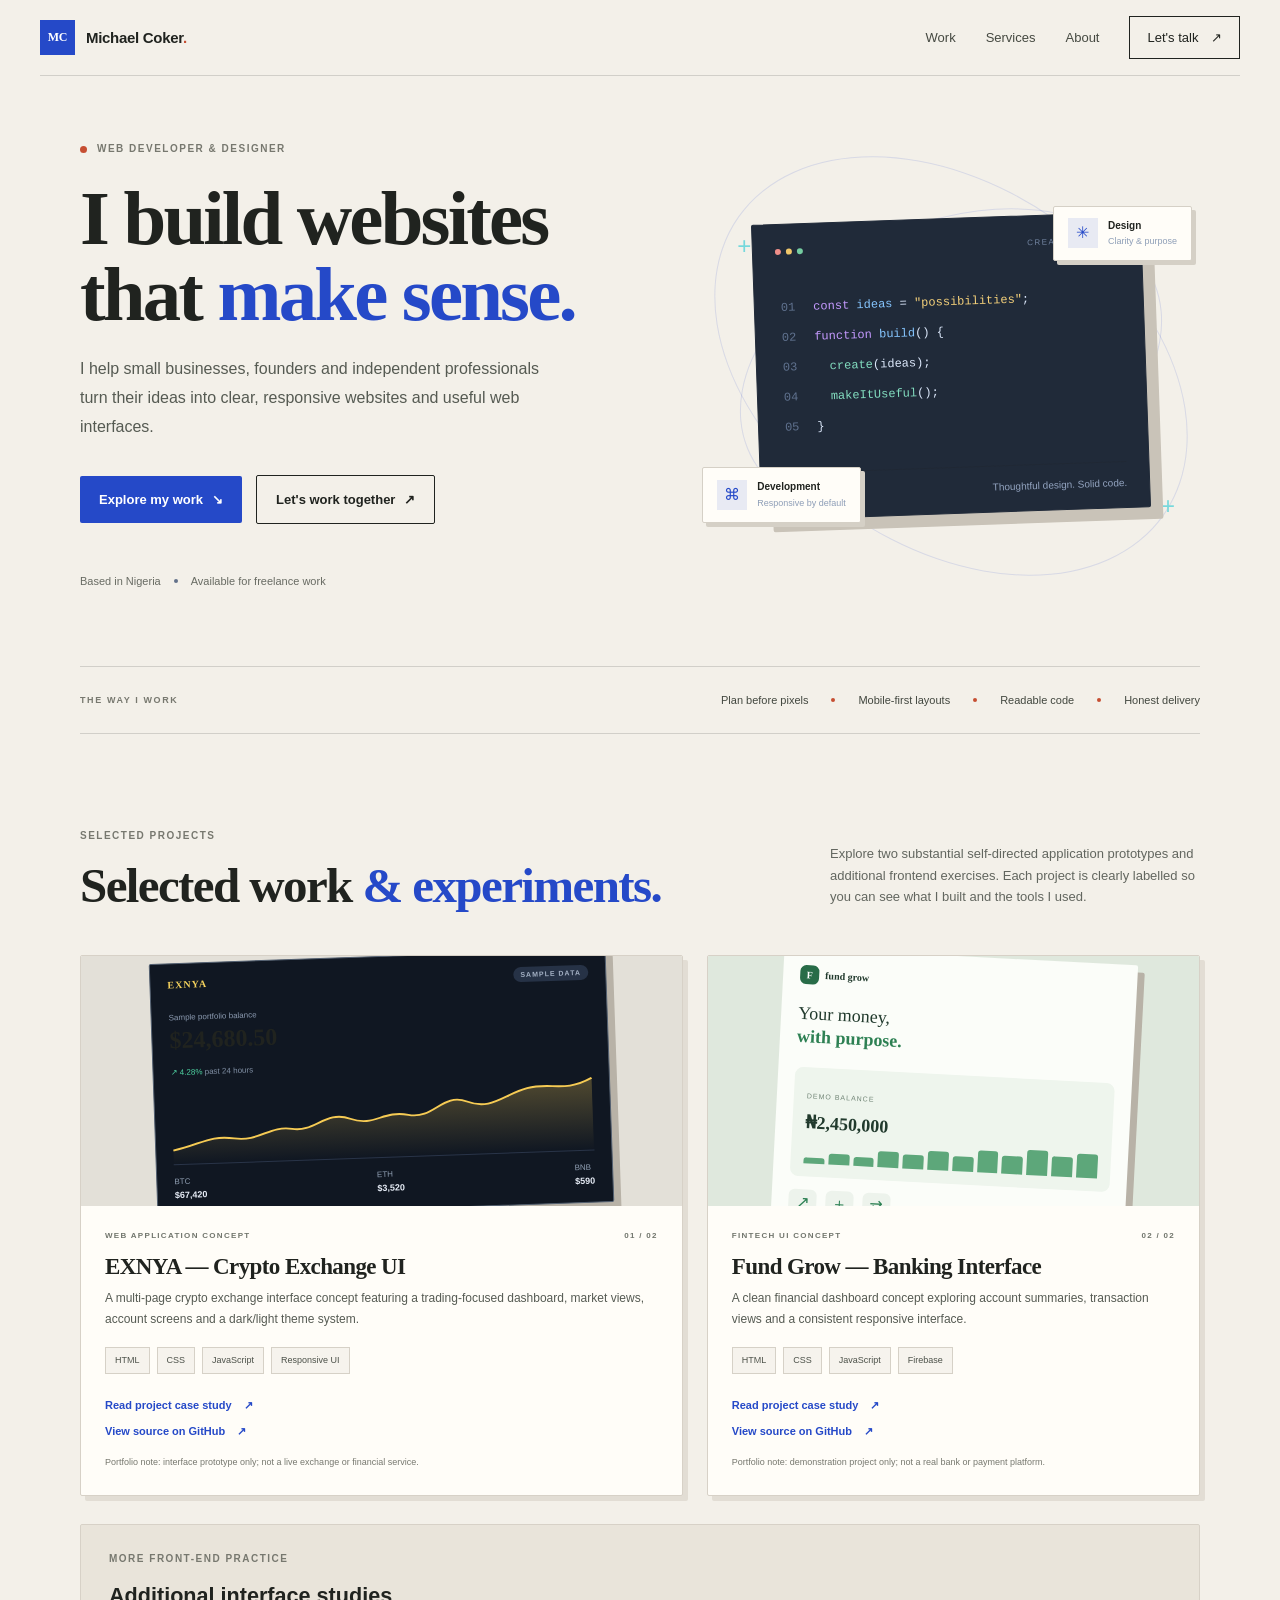
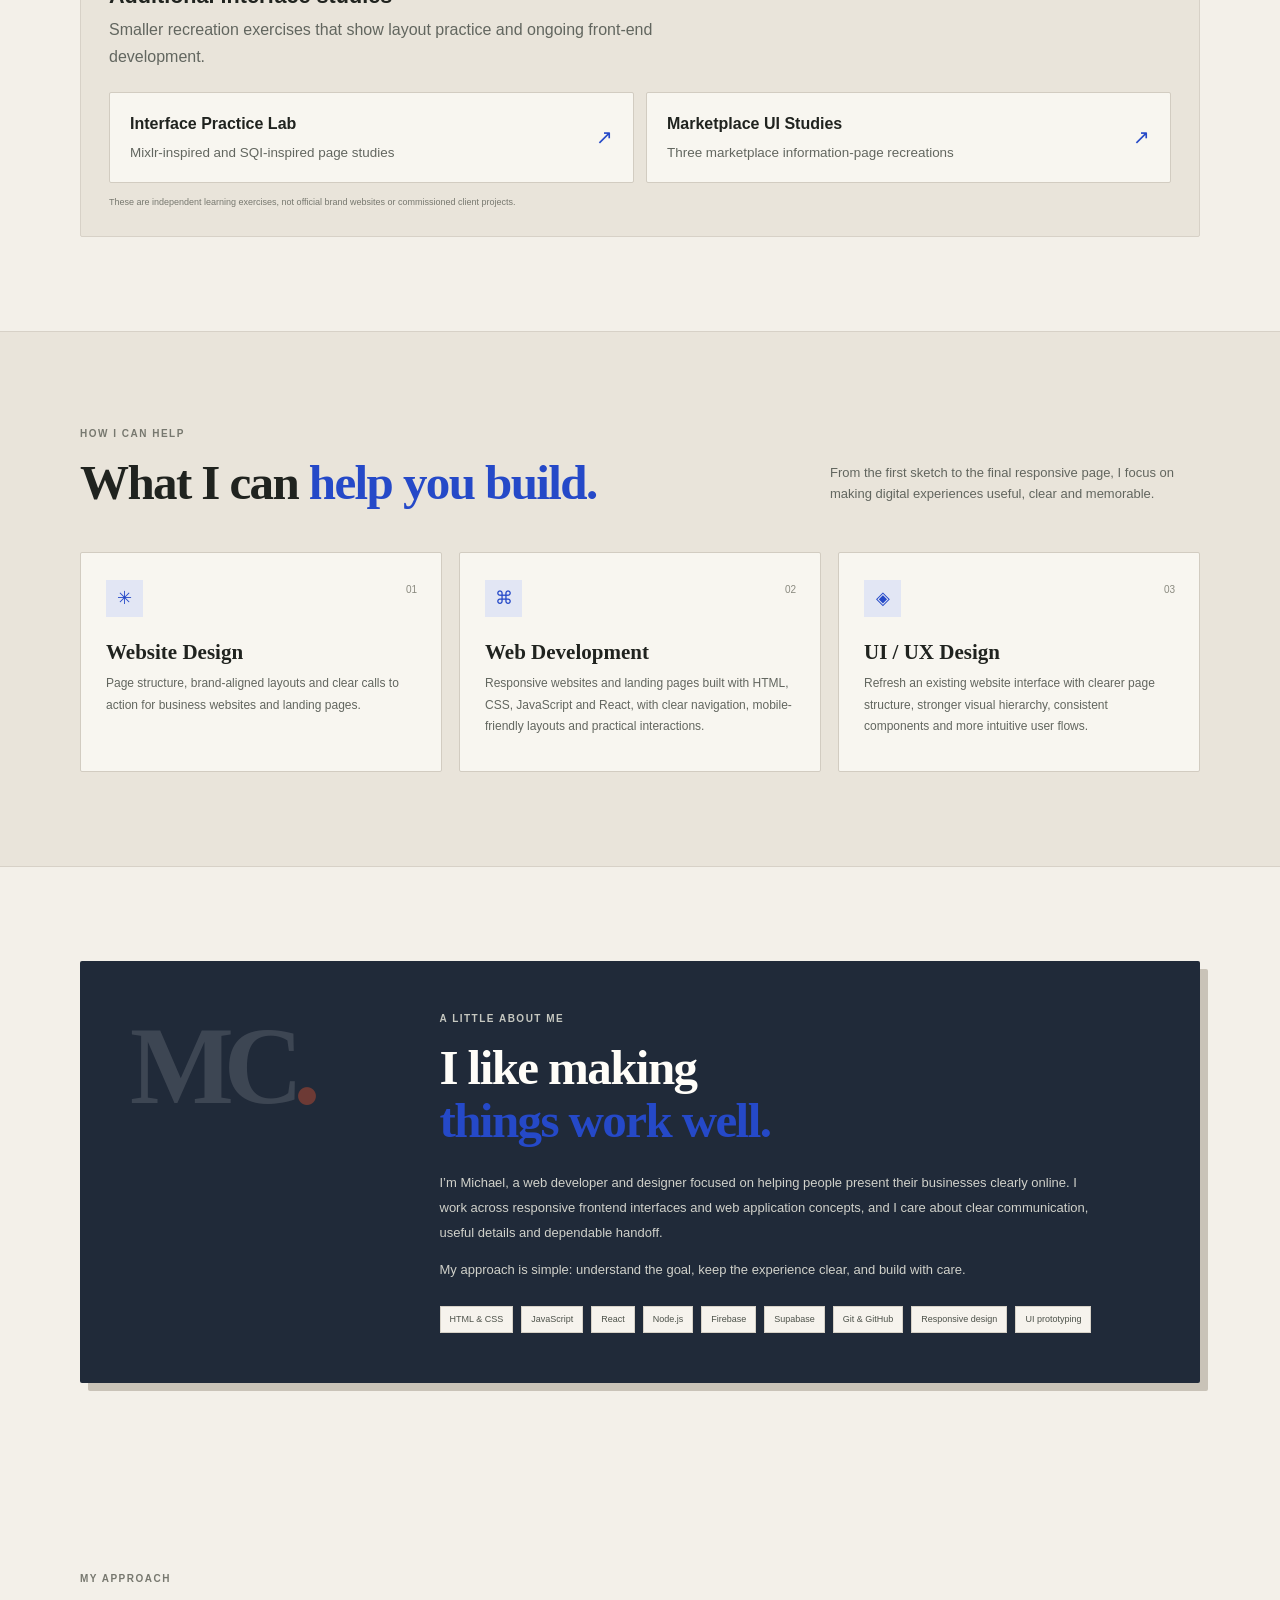
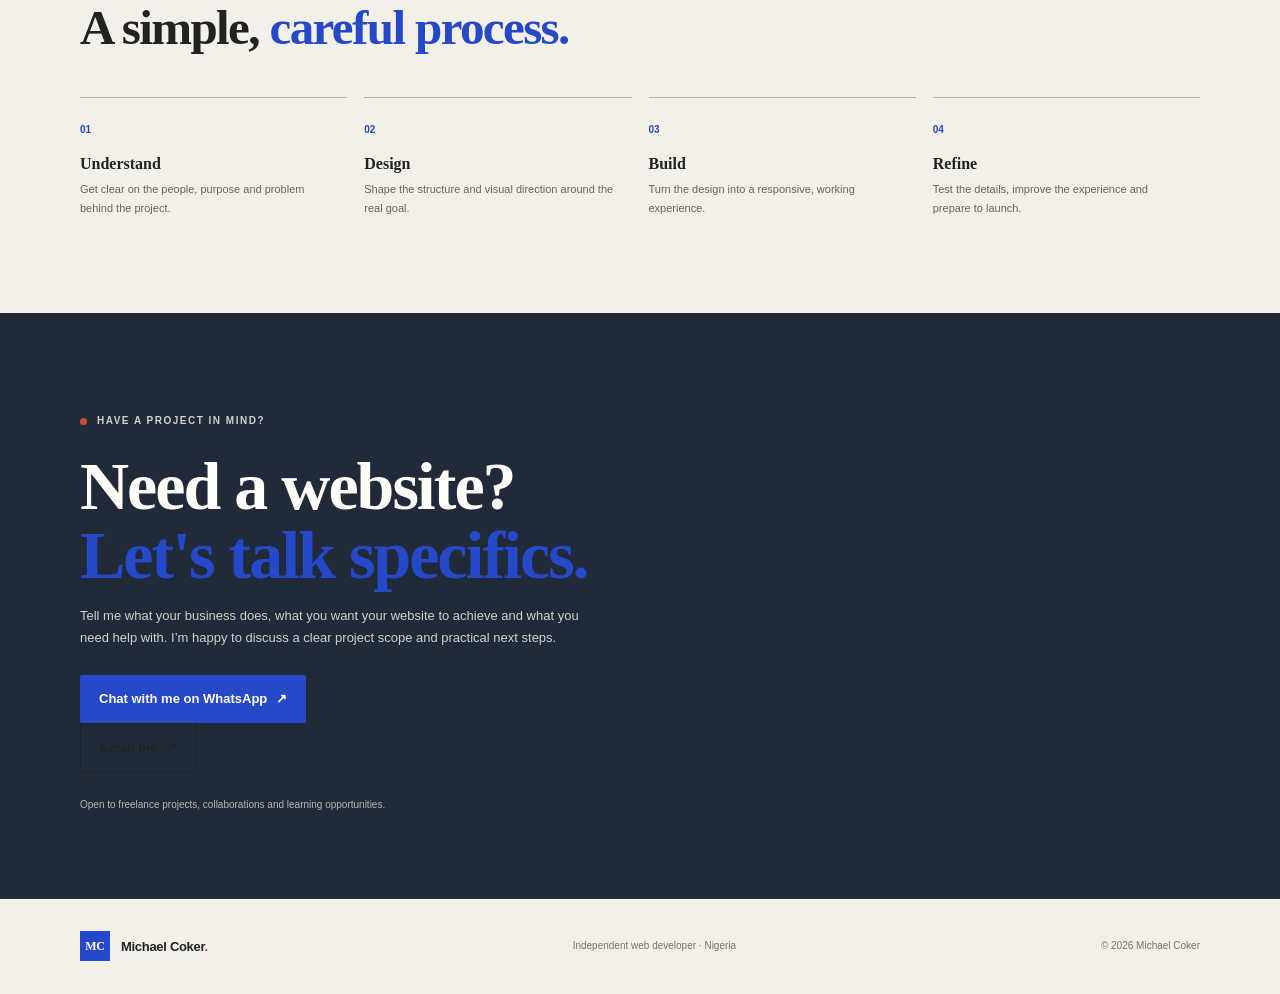
<file: index.html>
<!doctype html>
<html lang="en">
<head>
  <meta charset="utf-8">
  <meta name="viewport" content="width=device-width, initial-scale=1">
  <meta name="theme-color" content="#0b1020">
  <meta name="description" content="Michael Coker builds responsive business websites, landing pages and web application interfaces using modern frontend technologies.">
  <title>Michael Coker — Web Developer & Designer</title>
  <link rel="preconnect" href="https://fonts.googleapis.com">
  <link rel="preconnect" href="https://fonts.gstatic.com" crossorigin>
  <link href="https://fonts.googleapis.com/css2?family=DM+Sans:wght@400;500;600;700&family=Manrope:wght@400;500;600;700;800&display=swap" rel="stylesheet">
  <link rel="stylesheet" href="styles.css">
  <script defer src="script.js"></script>
</head>
<body>
  <div class="page-glow page-glow-one" aria-hidden="true"></div>
  <div class="page-glow page-glow-two" aria-hidden="true"></div>
  <header class="site-header">
    <a class="brand" href="#home" aria-label="Michael Coker home"><span class="brand-mark">MC</span><span>Michael Coker<span class="brand-dot">.</span></span></a>
    <button class="menu-toggle" type="button" aria-label="Open navigation" aria-controls="primary-navigation" aria-expanded="false"><span></span><span></span></button>
    <nav class="nav" id="primary-navigation" aria-label="Main navigation">
      <a href="#work">Work</a><a href="#services">Services</a><a href="#about">About</a><a href="#contact" class="nav-cta">Let's talk <span>↗</span></a>
    </nav>
  </header>

  <main>
    <section class="hero section-wrap" id="home">
      <div class="hero-copy reveal">
        <div class="eyebrow"><span class="status-dot"></span> WEB DEVELOPER &amp; DESIGNER</div>
        <h1>I build websites that <span class="gradient-text">make sense.</span></h1>
        <p class="hero-lead">I help small businesses, founders and independent professionals turn their ideas into clear, responsive websites and useful web interfaces.</p>
        <div class="hero-actions">
          <a class="button button-primary" href="#work">Explore my work <span>↘</span></a>
          <a class="button button-quiet" href="#contact">Let's work together <span>↗</span></a>
        </div>
        <div class="hero-meta"><span>Based in Nigeria</span><span class="meta-divider"></span><span>Available for freelance work</span></div>
      </div>
      <div class="hero-art reveal" aria-label="Abstract illustration representing digital design and development">
        <div class="orbit orbit-one"></div><div class="orbit orbit-two"></div>
        <div class="art-card art-card-main">
          <div class="art-card-top"><span class="window-dots"><i></i><i></i><i></i></span><span class="art-label">CREATIVE / CODE</span></div>
          <div class="code-art"><span class="code-muted">01</span><span class="code-purple">const</span> <span class="code-blue">ideas</span> = <span class="code-yellow">"possibilities"</span>;<br><span class="code-muted">02</span><span class="code-purple">function</span> <span class="code-blue">build</span>() {<br><span class="code-muted">03</span>&nbsp;&nbsp;<span class="code-green">create</span>(ideas);<br><span class="code-muted">04</span>&nbsp;&nbsp;<span class="code-green">makeItUseful</span>();<br><span class="code-muted">05</span>}</div>
          <div class="art-card-footer"><span class="footer-pulse"></span> Thoughtful design. Solid code.</div>
        </div>
        <div class="floating-chip chip-design"><span class="chip-icon">✳</span><span><b>Design</b><small>Clarity &amp; purpose</small></span></div>
        <div class="floating-chip chip-build"><span class="chip-icon">⌘</span><span><b>Development</b><small>Responsive by default</small></span></div>
        <div class="art-cross cross-one">+</div><div class="art-cross cross-two">+</div>
      </div>
    </section>

    <section class="trust-strip section-wrap reveal"><span>THE WAY I WORK</span><div><b>Plan before pixels</b><i></i><b>Mobile-first layouts</b><i></i><b>Readable code</b><i></i><b>Honest delivery</b></div></section>

    <section class="section section-wrap" id="work">
      <div class="section-heading reveal"><div><div class="eyebrow">SELECTED PROJECTS</div><h2>Selected work<span class="gradient-text"> &amp; experiments.</span></h2></div><p>Explore two substantial self-directed application prototypes and additional frontend exercises. Each project is clearly labelled so you can see what I built and the tools I used.</p></div>
      <div class="project-grid">
        <article class="project-card project-featured reveal">
          <div class="project-visual exnya-visual"><div class="mock-window"><div class="mock-top"><span>EXNYA</span><span class="mock-pill">SAMPLE DATA</span></div><div class="mock-balance"><small>Sample portfolio balance</small><strong>$24,680.50</strong><span>↗ 4.28% <small>past 24 hours</small></span></div><div class="mock-chart"><svg viewBox="0 0 520 120" preserveAspectRatio="none" role="img" aria-label="Decorative upward chart"><defs><linearGradient id="chartFill" x1="0" x2="0" y1="0" y2="1"><stop offset="0" stop-color="#f6cb54" stop-opacity=".28"/><stop offset="1" stop-color="#f6cb54" stop-opacity="0"/></linearGradient></defs><path d="M0 98 C35 90 45 75 76 82 S120 63 148 70 S190 42 220 57 S260 45 292 54 S335 20 365 36 S410 27 440 18 S485 28 520 5 L520 120 L0 120Z" fill="url(#chartFill)"/><path d="M0 98 C35 90 45 75 76 82 S120 63 148 70 S190 42 220 57 S260 45 292 54 S335 20 365 36 S410 27 440 18 S485 28 520 5" fill="none" stroke="#f6cb54" stroke-width="3"/></svg></div><div class="mock-coins"><span>BTC <b>$67,420</b></span><span>ETH <b>$3,520</b></span><span>BNB <b>$590</b></span></div></div></div>
          <div class="project-info"><div class="project-topline"><span class="project-type">WEB APPLICATION CONCEPT</span><span class="project-year">01 / 02</span></div><h3>EXNYA — Crypto Exchange UI</h3><p>A multi-page crypto exchange interface concept featuring a trading-focused dashboard, market views, account screens and a dark/light theme system.</p><div class="tag-list"><span>HTML</span><span>CSS</span><span>JavaScript</span><span>Responsive UI</span></div><a class="text-link" href="exnya.html">Read project case study <span>↗</span></a><br><a class="text-link" href="https://github.com/michael-coker-dev/EXNya" target="_blank" rel="noreferrer">View source on GitHub <span>↗</span></a><p class="project-note">Portfolio note: interface prototype only; not a live exchange or financial service.</p></div>
        </article>
        <article class="project-card reveal">
          <div class="project-visual fund-visual"><div class="fund-window"><div class="fund-brand"><span>F</span> fund grow</div><div class="fund-welcome">Your money,<br><b>with purpose.</b></div><div class="fund-balance"><small>DEMO BALANCE</small><strong>₦2,450,000</strong><div class="fund-bars"><i></i><i></i><i></i><i></i><i></i><i></i><i></i><i></i><i></i><i></i><i></i><i></i></div></div><div class="fund-actions"><i>↗</i><i>＋</i><i>⇄</i></div></div></div>
          <div class="project-info"><div class="project-topline"><span class="project-type">FINTECH UI CONCEPT</span><span class="project-year">02 / 02</span></div><h3>Fund Grow — Banking Interface</h3><p>A clean financial dashboard concept exploring account summaries, transaction views and a consistent responsive interface.</p><div class="tag-list"><span>HTML</span><span>CSS</span><span>JavaScript</span><span>Firebase</span></div><a class="text-link" href="fund-grow.html">Read project case study <span>↗</span></a><br><a class="text-link" href="https://github.com/michael-coker-dev/banking" target="_blank" rel="noreferrer">View source on GitHub <span>↗</span></a><p class="project-note">Portfolio note: demonstration project only; not a real bank or payment platform.</p></div>
        </article>
      </div>
      <div class="practice-panel reveal">
        <div class="practice-heading"><div class="eyebrow">MORE FRONT-END PRACTICE</div><h3>Additional interface studies</h3><p>Smaller recreation exercises that show layout practice and ongoing front-end development.</p></div>
        <div class="practice-links">
          <a href="https://michael-coker-dev.github.io/cobra/" target="_blank" rel="noreferrer"><span><b>Interface Practice Lab</b><small>Mixlr-inspired and SQI-inspired page studies</small></span><span>↗</span></a>
          <a href="https://michael-coker-dev.github.io/scaling-potato/" target="_blank" rel="noreferrer"><span><b>Marketplace UI Studies</b><small>Three marketplace information-page recreations</small></span><span>↗</span></a>
        </div>
        <p class="project-note">These are independent learning exercises, not official brand websites or commissioned client projects.</p>
      </div>
    </section>

    <section class="section services-section" id="services"><div class="section-wrap"><div class="section-heading reveal"><div><div class="eyebrow">HOW I CAN HELP</div><h2>What I can <span class="gradient-text">help you build.</span></h2></div><p>From the first sketch to the final responsive page, I focus on making digital experiences useful, clear and memorable.</p></div>
      <div class="service-grid">
        <article class="service-card reveal"><div class="service-icon">✳</div><span class="service-number">01</span><h3>Website Design</h3><p>Page structure, brand-aligned layouts and clear calls to action for business websites and landing pages.</p></article>
        <article class="service-card reveal"><div class="service-icon">⌘</div><span class="service-number">02</span><h3>Web Development</h3><p>Responsive websites and landing pages built with HTML, CSS, JavaScript and React, with clear navigation, mobile-friendly layouts and practical interactions.</p></article>
        <article class="service-card reveal"><div class="service-icon">◈</div><span class="service-number">03</span><h3>UI / UX Design</h3><p>Refresh an existing website interface with clearer page structure, stronger visual hierarchy, consistent components and more intuitive user flows.</p></article>
      </div>
    </div></section>

    <section class="section section-wrap about-section" id="about"><div class="about-panel reveal"><div class="about-mark">MC<span>.</span></div><div class="about-copy"><div class="eyebrow">A LITTLE ABOUT ME</div><h2>I like making<br><span class="gradient-text">things work well.</span></h2><p>I’m Michael, a web developer and designer focused on helping people present their businesses clearly online. I work across responsive frontend interfaces and web application concepts, and I care about clear communication, useful details and dependable handoff.</p><p>My approach is simple: understand the goal, keep the experience clear, and build with care.</p><div class="tool-row"><span>HTML &amp; CSS</span><span>JavaScript</span><span>React</span><span>Node.js</span><span>Firebase</span><span>Supabase</span><span>Git &amp; GitHub</span><span>Responsive design</span><span>UI prototyping</span></div></div></div></section>

    <section class="section section-wrap process-section"><div class="section-heading reveal"><div><div class="eyebrow">MY APPROACH</div><h2>A simple, <span class="gradient-text">careful process.</span></h2></div></div><div class="process-grid"><div class="process-step reveal"><span>01</span><h3>Understand</h3><p>Get clear on the people, purpose and problem behind the project.</p></div><div class="process-step reveal"><span>02</span><h3>Design</h3><p>Shape the structure and visual direction around the real goal.</p></div><div class="process-step reveal"><span>03</span><h3>Build</h3><p>Turn the design into a responsive, working experience.</p></div><div class="process-step reveal"><span>04</span><h3>Refine</h3><p>Test the details, improve the experience and prepare to launch.</p></div></div></section>

    <section class="contact-section" id="contact"><div class="section-wrap contact-inner reveal"><div class="eyebrow"><span class="status-dot"></span> HAVE A PROJECT IN MIND?</div><h2>Need a website?<br><span class="gradient-text">Let's talk specifics.</span></h2><p>Tell me what your business does, what you want your website to achieve and what you need help with. I’m happy to discuss a clear project scope and practical next steps.</p><a class="button button-primary" href="https://wa.me/2349034887573?text=Hello%20Michael%2C%20I%20found%20your%20portfolio%20and%20would%20like%20to%20discuss%20a%20website%20project." target="_blank" rel="noreferrer">Chat with me on WhatsApp <span>↗</span></a>
      <a class="button button-quiet" href="mailto:cokerimichael@gmail.com?subject=Website%20project%20enquiry">Email me <span>↗</span></a><div class="contact-foot">Open to freelance projects, collaborations and learning opportunities.</div></div></section>
  </main>
  <footer class="site-footer section-wrap"><a class="brand" href="#home"><span class="brand-mark">MC</span><span>Michael Coker<span class="brand-dot">.</span></span></a><span>Independent web developer · Nigeria</span><span>© <span id="year"></span> Michael Coker</span></footer>
</body>
</html>
</file>
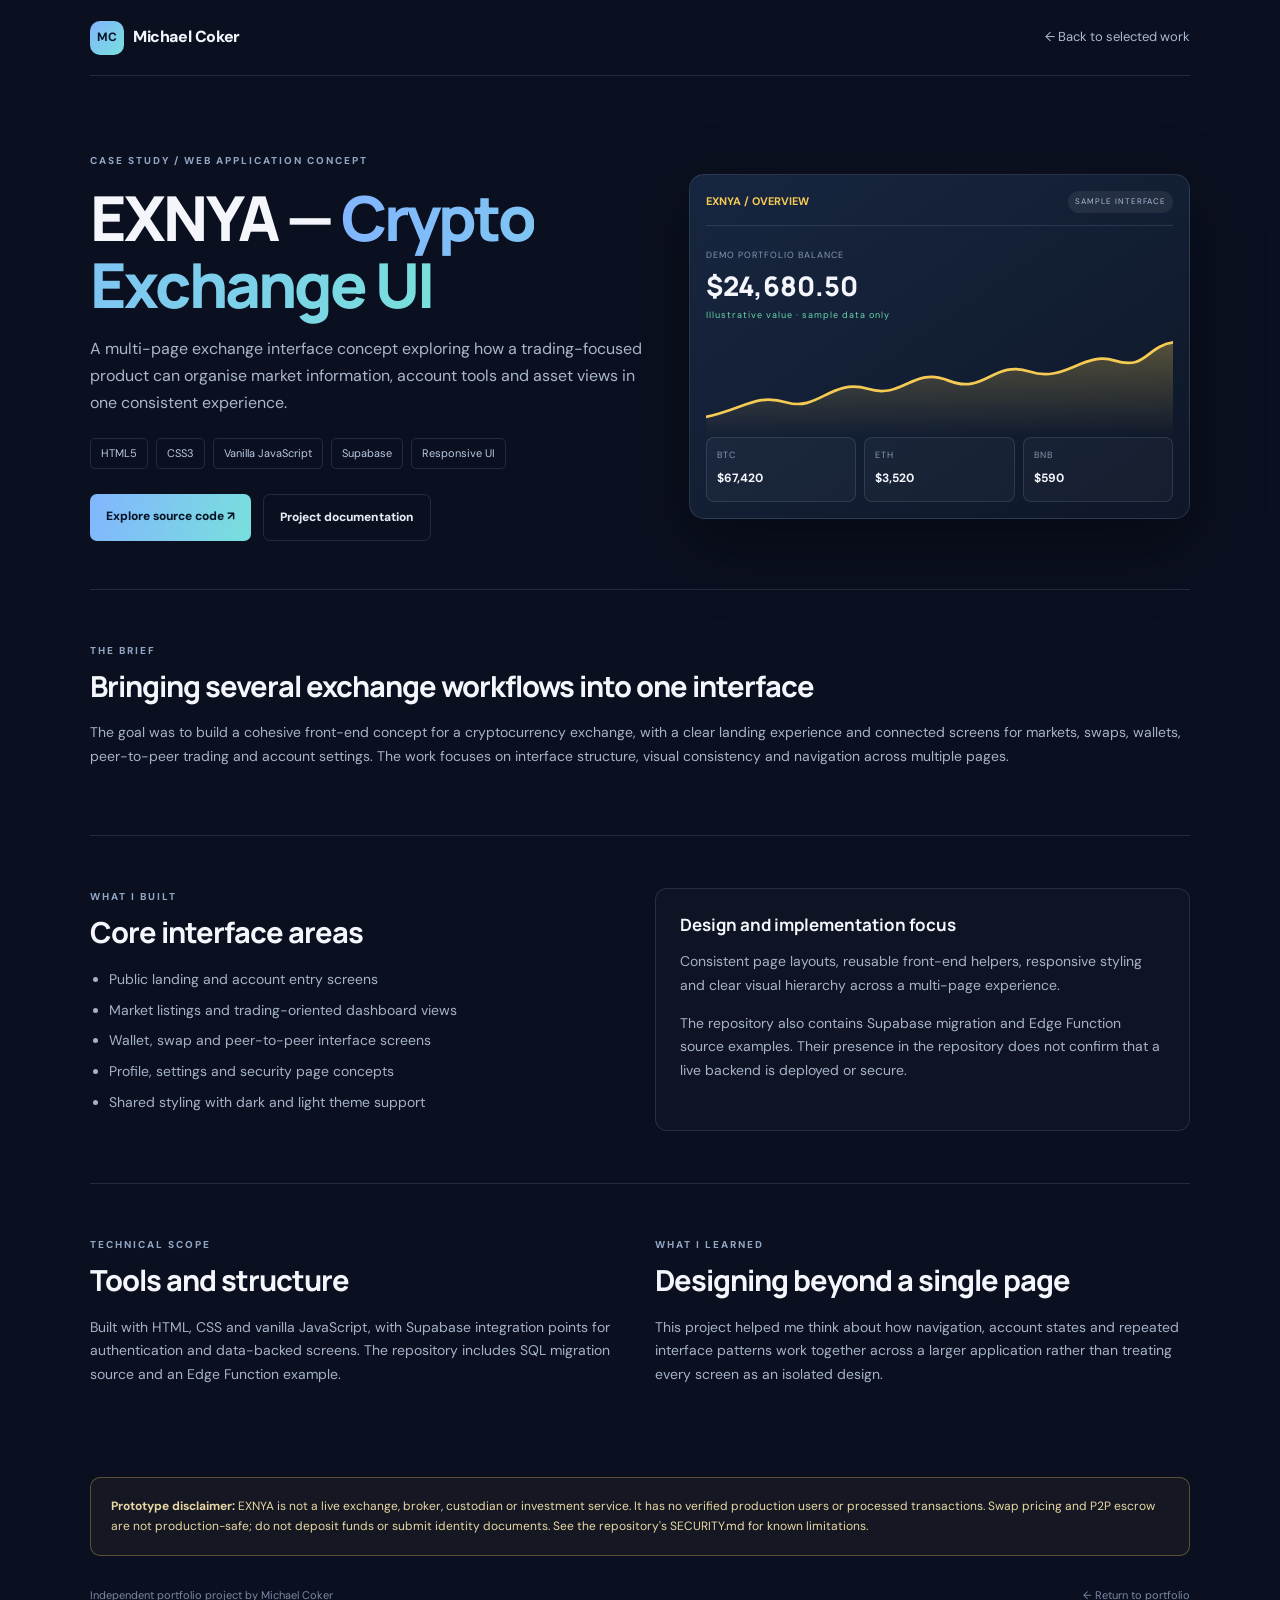
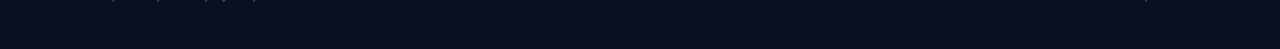
<file: exnya.html>
<!doctype html><html lang="en"><head><meta charset="utf-8"><meta name="viewport" content="width=device-width,initial-scale=1"><meta name="description" content="EXNYA crypto exchange interface prototype case study by Michael Coker."><title>EXNYA — Project Case Study | Michael Coker</title><link rel="preconnect" href="https://fonts.googleapis.com"><link href="https://fonts.googleapis.com/css2?family=DM+Sans:wght@400;500;600;700;800&family=Manrope:wght@500;600;700;800&display=swap" rel="stylesheet"><link rel="stylesheet" href="case-study.css"></head><body><header class="top wrap"><a class="brand" href="index.html"><b>MC</b>Michael Coker</a><a class="back" href="index.html#work">← Back to selected work</a></header><main class="wrap"><section class="hero"><div><div class="eyebrow">CASE STUDY / WEB APPLICATION CONCEPT</div><h1>EXNYA — <span class="grad">Crypto Exchange UI</span></h1><p class="lead">A multi-page exchange interface concept exploring how a trading-focused product can organise market information, account tools and asset views in one consistent experience.</p><div class="tags"><span>HTML5</span><span>CSS3</span><span>Vanilla JavaScript</span><span>Supabase</span><span>Responsive UI</span></div><div class="actions"><a class="btn" href="https://github.com/michael-coker-dev/EXNya" target="_blank" rel="noreferrer">Explore source code ↗</a><a class="btn secondary" href="https://github.com/michael-coker-dev/EXNya/blob/main/README.md" target="_blank" rel="noreferrer">Project documentation</a></div></div><div class="preview"><div class="preview-head"><b style="color:#f6cb54">EXNYA / OVERVIEW</b><span class="pill">SAMPLE INTERFACE</span></div><div class="balance"><small>DEMO PORTFOLIO BALANCE</small><strong>$24,680.50</strong><small style="color:#68d9ad">Illustrative value · sample data only</small></div><svg class="chart" viewBox="0 0 520 110" preserveAspectRatio="none" aria-label="Decorative sample trend chart"><defs><linearGradient id="f" x1="0" x2="0" y1="0" y2="1"><stop offset="0" stop-color="#f6cb54" stop-opacity=".3"/><stop offset="1" stop-color="#f6cb54" stop-opacity="0"/></linearGradient></defs><path d="M0 88 C45 78 55 62 90 72 S140 45 180 57 S230 32 270 48 S320 25 360 38 S420 15 455 26 S490 10 520 6 L520 110 L0 110Z" fill="url(#f)"/><path d="M0 88 C45 78 55 62 90 72 S140 45 180 57 S230 32 270 48 S320 25 360 38 S420 15 455 26 S490 10 520 6" fill="none" stroke="#f6cb54" stroke-width="3"/></svg><div class="stat-row"><div class="stat"><small>BTC</small><b>$67,420</b></div><div class="stat"><small>ETH</small><b>$3,520</b></div><div class="stat"><small>BNB</small><b>$590</b></div></div></div></section><section class="section"><div class="eyebrow">THE BRIEF</div><h2>Bringing several exchange workflows into one interface</h2><p>The goal was to build a cohesive front-end concept for a cryptocurrency exchange, with a clear landing experience and connected screens for markets, swaps, wallets, peer-to-peer trading and account settings. The work focuses on interface structure, visual consistency and navigation across multiple pages.</p></section><section class="section two"><div><div class="eyebrow">WHAT I BUILT</div><h2>Core interface areas</h2><ul class="list"><li>Public landing and account entry screens</li><li>Market listings and trading-oriented dashboard views</li><li>Wallet, swap and peer-to-peer interface screens</li><li>Profile, settings and security page concepts</li><li>Shared styling with dark and light theme support</li></ul></div><div class="panel"><h3>Design and implementation focus</h3><p>Consistent page layouts, reusable front-end helpers, responsive styling and clear visual hierarchy across a multi-page experience.</p><p>The repository also contains Supabase migration and Edge Function source examples. Their presence in the repository does not confirm that a live backend is deployed or secure.</p></div></section><section class="section two"><div><div class="eyebrow">TECHNICAL SCOPE</div><h2>Tools and structure</h2><p>Built with HTML, CSS and vanilla JavaScript, with Supabase integration points for authentication and data-backed screens. The repository includes SQL migration source and an Edge Function example.</p></div><div><div class="eyebrow">WHAT I LEARNED</div><h2>Designing beyond a single page</h2><p>This project helped me think about how navigation, account states and repeated interface patterns work together across a larger application rather than treating every screen as an isolated design.</p></div></section><div class="notice"><b>Prototype disclaimer:</b> EXNYA is not a live exchange, broker, custodian or investment service. It has no verified production users or processed transactions. Swap pricing and P2P escrow are not production-safe; do not deposit funds or submit identity documents. See the repository's SECURITY.md for known limitations.</div></main><footer class="foot wrap"><span>Independent portfolio project by Michael Coker</span><a href="index.html#work">← Return to portfolio</a></footer></body></html>
</file>
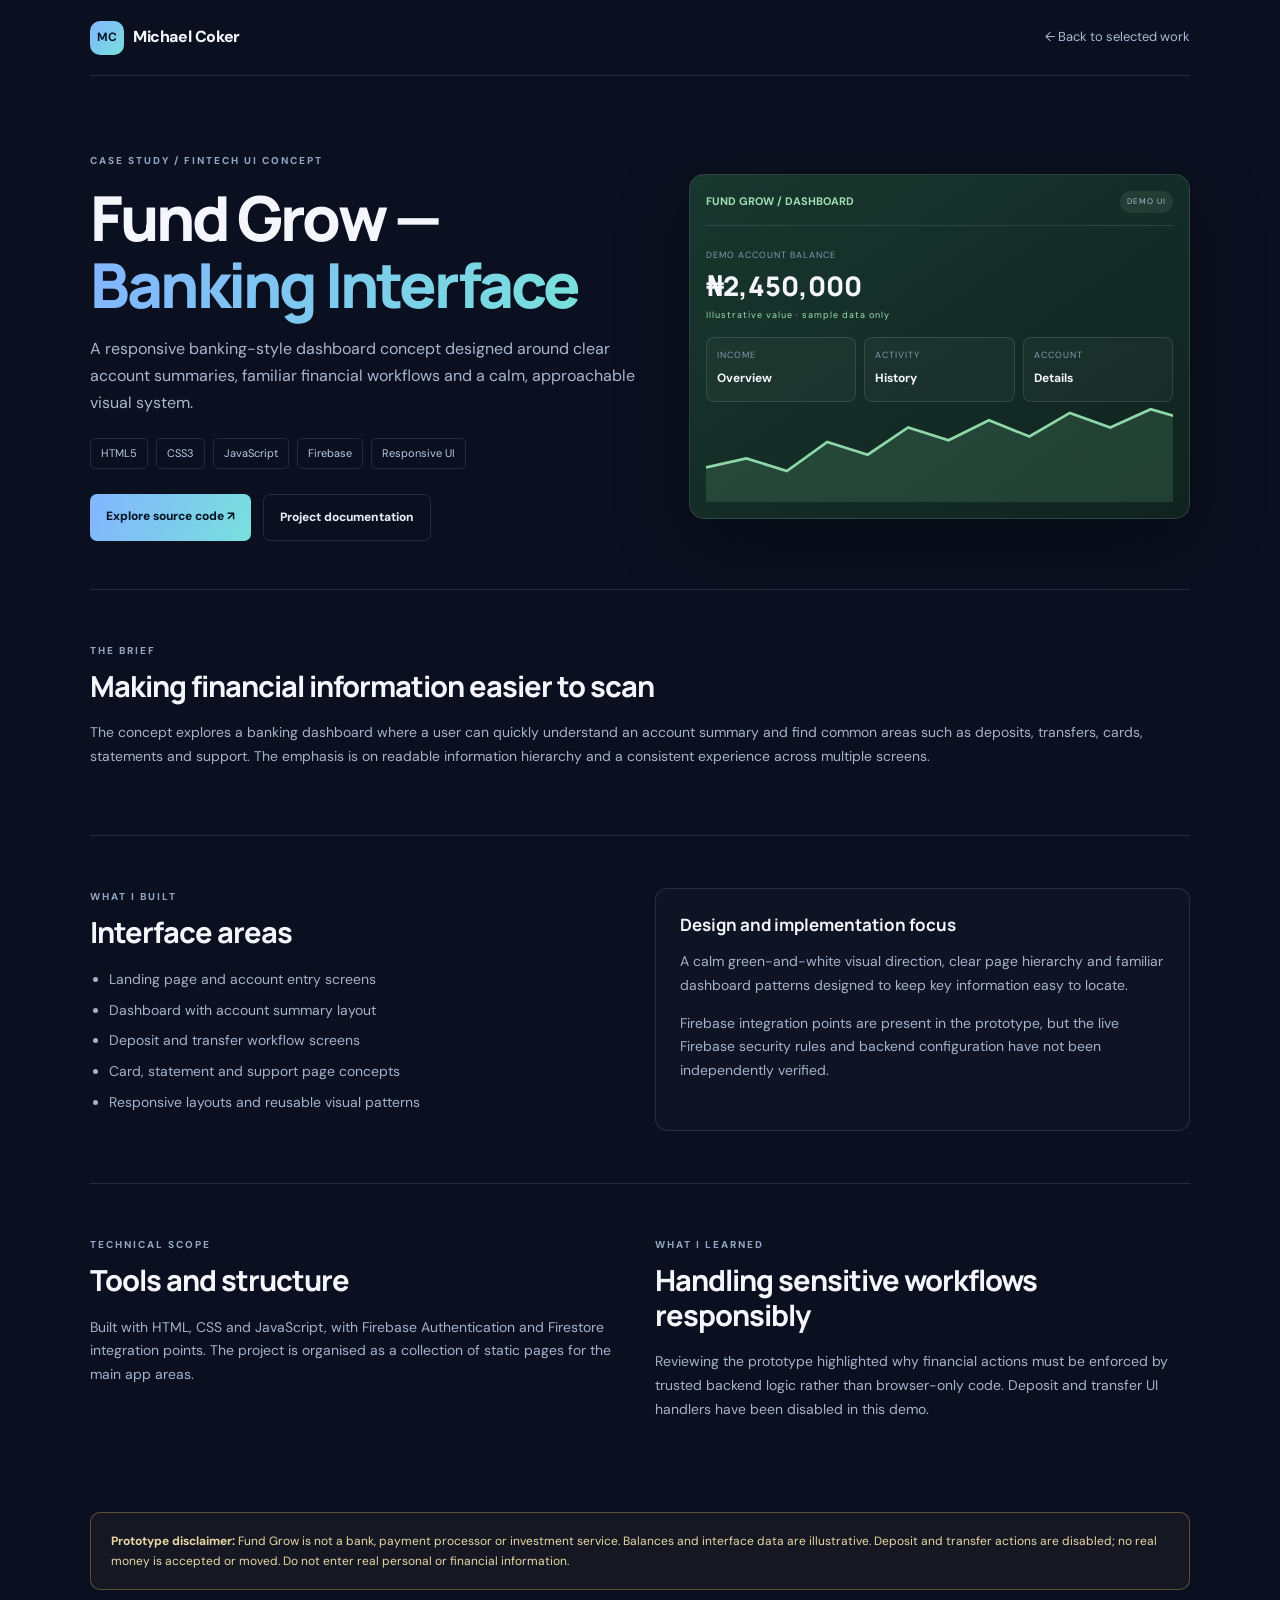
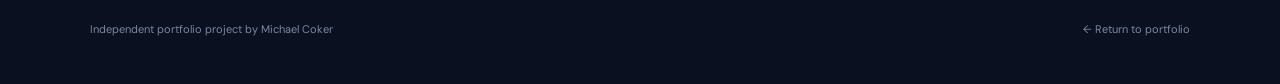
<file: fund-grow.html>
<!doctype html><html lang="en"><head><meta charset="utf-8"><meta name="viewport" content="width=device-width,initial-scale=1"><meta name="description" content="Fund Grow banking dashboard interface prototype case study by Michael Coker."><title>Fund Grow — Project Case Study | Michael Coker</title><link rel="preconnect" href="https://fonts.googleapis.com"><link href="https://fonts.googleapis.com/css2?family=DM+Sans:wght@400;500;600;700;800&family=Manrope:wght@500;600;700;800&display=swap" rel="stylesheet"><link rel="stylesheet" href="case-study.css"></head><body><header class="top wrap"><a class="brand" href="index.html"><b>MC</b>Michael Coker</a><a class="back" href="index.html#work">← Back to selected work</a></header><main class="wrap"><section class="hero"><div><div class="eyebrow">CASE STUDY / FINTECH UI CONCEPT</div><h1>Fund Grow — <span class="grad">Banking Interface</span></h1><p class="lead">A responsive banking-style dashboard concept designed around clear account summaries, familiar financial workflows and a calm, approachable visual system.</p><div class="tags"><span>HTML5</span><span>CSS3</span><span>JavaScript</span><span>Firebase</span><span>Responsive UI</span></div><div class="actions"><a class="btn" href="https://github.com/michael-coker-dev/banking" target="_blank" rel="noreferrer">Explore source code ↗</a><a class="btn secondary" href="https://github.com/michael-coker-dev/banking/blob/main/README.md" target="_blank" rel="noreferrer">Project documentation</a></div></div><div class="preview" style="background:linear-gradient(145deg,#18372d,#10231f)"><div class="preview-head"><b style="color:#9de0b5">FUND GROW / DASHBOARD</b><span class="pill">DEMO UI</span></div><div class="balance"><small>DEMO ACCOUNT BALANCE</small><strong>₦2,450,000</strong><small style="color:#9de0b5">Illustrative value · sample data only</small></div><div class="stat-row"><div class="stat"><small>INCOME</small><b>Overview</b></div><div class="stat"><small>ACTIVITY</small><b>History</b></div><div class="stat"><small>ACCOUNT</small><b>Details</b></div></div><svg class="chart" viewBox="0 0 520 110" preserveAspectRatio="none" aria-label="Decorative dashboard chart"><path d="M0 92 L0 72 L45 62 L90 76 L135 44 L180 58 L225 28 L270 42 L315 20 L360 38 L405 12 L450 28 L495 8 L520 15 L520 110 L0 110Z" fill="#75c995" opacity=".17"/><path d="M0 72 L45 62 L90 76 L135 44 L180 58 L225 28 L270 42 L315 20 L360 38 L405 12 L450 28 L495 8 L520 15" fill="none" stroke="#8dd7a9" stroke-width="3"/></svg></div></section><section class="section"><div class="eyebrow">THE BRIEF</div><h2>Making financial information easier to scan</h2><p>The concept explores a banking dashboard where a user can quickly understand an account summary and find common areas such as deposits, transfers, cards, statements and support. The emphasis is on readable information hierarchy and a consistent experience across multiple screens.</p></section><section class="section two"><div><div class="eyebrow">WHAT I BUILT</div><h2>Interface areas</h2><ul class="list"><li>Landing page and account entry screens</li><li>Dashboard with account summary layout</li><li>Deposit and transfer workflow screens</li><li>Card, statement and support page concepts</li><li>Responsive layouts and reusable visual patterns</li></ul></div><div class="panel"><h3>Design and implementation focus</h3><p>A calm green-and-white visual direction, clear page hierarchy and familiar dashboard patterns designed to keep key information easy to locate.</p><p>Firebase integration points are present in the prototype, but the live Firebase security rules and backend configuration have not been independently verified.</p></div></section><section class="section two"><div><div class="eyebrow">TECHNICAL SCOPE</div><h2>Tools and structure</h2><p>Built with HTML, CSS and JavaScript, with Firebase Authentication and Firestore integration points. The project is organised as a collection of static pages for the main app areas.</p></div><div><div class="eyebrow">WHAT I LEARNED</div><h2>Handling sensitive workflows responsibly</h2><p>Reviewing the prototype highlighted why financial actions must be enforced by trusted backend logic rather than browser-only code. Deposit and transfer UI handlers have been disabled in this demo.</p></div></section><div class="notice"><b>Prototype disclaimer:</b> Fund Grow is not a bank, payment processor or investment service. Balances and interface data are illustrative. Deposit and transfer actions are disabled; no real money is accepted or moved. Do not enter real personal or financial information.</div></main><footer class="foot wrap"><span>Independent portfolio project by Michael Coker</span><a href="index.html#work">← Return to portfolio</a></footer></body></html>
</file>
<file: styles.css>
:root{--bg:#0b1020;--panel:#111a2d;--panel2:#151f34;--text:#f4f6fb;--muted:#a0abc0;--line:rgba(190,207,235,.13);--blue:#70a7ff;--cyan:#78e0dc;--gold:#f6cb54;--font:'DM Sans',sans-serif;--display:'Manrope',sans-serif}*{box-sizing:border-box}html{scroll-behavior:smooth;scroll-padding-top:90px}body{margin:0;background:var(--bg);color:var(--text);font-family:var(--font);line-height:1.65;overflow-x:hidden}a{color:inherit;text-decoration:none}.page-glow{position:absolute;width:520px;height:520px;border-radius:50%;filter:blur(130px);opacity:.13;pointer-events:none;z-index:-1}.page-glow-one{background:#3977e9;top:70px;left:-260px}.page-glow-two{background:#27c9c3;top:540px;right:-320px}.section-wrap{width:min(1160px,calc(100% - 48px));margin-inline:auto}.site-header{height:82px;width:min(1240px,calc(100% - 48px));margin:auto;display:flex;align-items:center;justify-content:space-between;border-bottom:1px solid var(--line);position:relative;z-index:10}.brand{display:inline-flex;align-items:center;gap:11px;font:700 15px var(--display);letter-spacing:-.3px}.brand-mark{width:35px;height:35px;border-radius:11px;display:grid;place-items:center;background:linear-gradient(135deg,#82b5ff,#4e78d7);color:#081126;font:800 12px var(--display);box-shadow:0 8px 24px #5285e633}.brand-dot{color:var(--cyan)}.nav{display:flex;align-items:center;gap:34px;color:#c3cce0;font-size:13px}.nav a:not(.nav-cta):hover{color:var(--cyan)}.nav-cta{border:1px solid #5876a8;padding:10px 17px;border-radius:7px;color:#fff}.nav-cta span,.button span,.text-link span{margin-left:9px}.nav-cta:hover{background:#182943}.menu-toggle{display:none;background:none;border:0}.hero{min-height:650px;display:grid;grid-template-columns:1.03fr .97fr;align-items:center;gap:55px;padding-top:60px;padding-bottom:80px}.eyebrow{font-size:10px;letter-spacing:2.1px;font-weight:700;color:#9eacc6;display:flex;align-items:center;gap:10px}.status-dot,.footer-pulse{width:7px;height:7px;background:#65d6ae;border-radius:50%;box-shadow:0 0 0 5px #65d6ae1b}.hero h1{font:800 clamp(46px,6vw,76px)/1.08 var(--display);letter-spacing:-4px;margin:24px 0 22px;max-width:650px}.gradient-text{background:linear-gradient(100deg,#8bb8ff 4%,#7de0dc 94%);-webkit-background-clip:text;background-clip:text;color:transparent}.hero-lead{font-size:17px;line-height:1.8;color:#aab6cb;max-width:520px}.hero-actions{display:flex;align-items:center;gap:14px;margin-top:33px;flex-wrap:wrap}.button{display:inline-flex;align-items:center;justify-content:center;padding:13px 19px;border-radius:7px;font-size:13px;font-weight:700;transition:transform .2s,background .2s}.button:hover{transform:translateY(-3px)}.button-primary{background:linear-gradient(110deg,#86b7ff,#70ded8);color:#071426;box-shadow:0 12px 32px #67a7e52b}.button-primary:hover{background:linear-gradient(110deg,#a1c7ff,#92eee8)}.button-quiet{border:1px solid var(--line);color:#dbe4f4}.button-quiet:hover{background:#ffffff0b}.hero-meta{display:flex;align-items:center;gap:13px;margin-top:48px;color:#8391a9;font-size:11px}.meta-divider{height:4px;width:4px;border-radius:50%;background:#62718a}.hero-art{height:410px;position:relative;display:grid;place-items:center}.orbit{position:absolute;border:1px solid #81b4ff24;border-radius:50%;transform:rotate(-22deg)}.orbit-one{width:440px;height:290px}.orbit-two{width:520px;height:360px;transform:rotate(35deg)}.art-card{position:relative;background:linear-gradient(145deg,#182640,#101a2c);border:1px solid #b1caff27;border-radius:16px;box-shadow:0 34px 90px #0008}.art-card-main{width:min(390px,88%);padding:20px 22px 15px;transform:rotate(-4deg);z-index:2}.art-card-top,.art-card-footer{display:flex;justify-content:space-between;align-items:center}.window-dots{display:flex;gap:5px}.window-dots i{width:6px;height:6px;border-radius:50%;background:#7793bb}.window-dots i:first-child{background:#ef8e89}.window-dots i:nth-child(2){background:#f0c76a}.window-dots i:nth-child(3){background:#75cda1}.art-label{font-size:8px;letter-spacing:1.5px;color:#7284a1}.code-art{font:12px/2.5 ui-monospace,monospace;color:#dce8fb;padding:35px 4px 30px}.code-muted{color:#60728f;margin-right:18px}.code-purple{color:#c59aff}.code-blue{color:#86c6ff}.code-yellow{color:#f5d17a}.code-green{color:#83dec0}.art-card-footer{border-top:1px solid var(--line);padding-top:13px;color:#93a4c0;font-size:10px}.footer-pulse{width:6px;height:6px;margin-right:auto;margin-left:0}.floating-chip{position:absolute;z-index:3;display:flex;align-items:center;gap:10px;padding:11px 14px;border:1px solid #b8d0f02b;border-radius:10px;background:#17243aee;box-shadow:0 15px 40px #0005}.floating-chip b,.floating-chip small{display:block}.floating-chip b{font-size:10px}.floating-chip small{font-size:9px;color:#8e9eb7}.chip-icon{width:30px;height:30px;border-radius:8px;display:grid;place-items:center;background:#6e9fe32a;color:#9fc5ff}.chip-design{top:35px;right:8px}.chip-build{bottom:38px;left:0}.art-cross{position:absolute;color:#76d8dc;font-size:24px;font-weight:300}.cross-one{top:55px;left:35px}.cross-two{bottom:35px;right:25px}.trust-strip{border-block:1px solid var(--line);padding:24px 0;display:flex;align-items:center;justify-content:space-between;gap:25px}.trust-strip>span{font-size:9px;letter-spacing:1.6px;color:#7e8ba3;font-weight:700}.trust-strip>div{display:flex;gap:23px;align-items:center;flex-wrap:wrap}.trust-strip b{font-size:11px;font-weight:500;color:#bdc8db}.trust-strip i{width:4px;height:4px;border-radius:50%;background:#4e698d}.section{padding-top:115px;padding-bottom:105px}.section-heading{display:flex;justify-content:space-between;align-items:end;gap:35px;margin-bottom:42px}.section-heading h2,.about-copy h2{font:750 clamp(31px,4vw,46px)/1.18 var(--display);letter-spacing:-2px;margin:15px 0 0}.section-heading>p{max-width:370px;color:#97a5bb;font-size:13px;margin:0 0 5px}.project-grid{display:grid;grid-template-columns:1.1fr .9fr;gap:22px}.project-card{background:linear-gradient(150deg,#121d31,#0f1728);border:1px solid var(--line);border-radius:13px;overflow:hidden;transition:transform .25s,border-color .25s}.project-card:hover{transform:translateY(-5px);border-color:#82b4ff55}.project-visual{height:260px;display:grid;place-items:center;overflow:hidden;position:relative}.exnya-visual{background:radial-gradient(ellipse at 50% 30%,#31405b,#111a2a 72%)}.mock-window{width:76%;min-width:270px;background:#101722;border:1px solid #536071;border-radius:9px;padding:15px 17px 13px;box-shadow:0 22px 50px #0008;transform:rotate(-2deg)}.mock-top{display:flex;justify-content:space-between;color:#f6d35d;font:800 10px var(--display);letter-spacing:1px}.mock-pill{font:600 7px var(--font);color:#a4b1c4;background:#263246;padding:4px 7px;border-radius:20px}.mock-balance{margin-top:17px}.mock-balance small{display:block;color:#8b9ab0;font-size:8px}.mock-balance strong{display:block;font:700 24px var(--display);margin:3px 0}.mock-balance>span{font-size:8px;color:#4fd5a3}.mock-balance>span small{display:inline;color:#8190a5}.mock-chart{height:75px;margin-top:5px}.mock-chart svg{width:100%;height:100%}.mock-coins{display:flex;justify-content:space-between;border-top:1px solid #293448;padding-top:10px;font-size:8px;color:#91a0b4}.mock-coins b{display:block;color:#e7edf7;font-size:9px}.fund-visual{background:radial-gradient(ellipse at 50% 35%,#284d43,#10251f 75%)}.fund-window{width:72%;min-width:255px;background:#fbfdf9;color:#213a2d;border-radius:12px;padding:17px;box-shadow:0 22px 55px #0007;transform:rotate(3deg)}.fund-brand{font:700 10px var(--display);display:flex;align-items:center;gap:6px}.fund-brand span{width:19px;height:19px;background:#286c48;color:#fff;display:grid;place-items:center;border-radius:6px}.fund-welcome{font:500 18px/1.3 var(--display);margin:18px 0}.fund-welcome b{color:#2d8053}.fund-balance{background:#eef5ed;padding:13px;border-radius:8px}.fund-balance small{font-size:7px;letter-spacing:1px;color:#718576}.fund-balance strong{display:block;font:700 18px var(--display);margin:5px 0}.fund-bars{height:25px;display:flex;align-items:end;gap:4px}.fund-bars i{width:8%;background:#5da77a;border-radius:3px 3px 0 0}.fund-bars i:nth-child(1){height:25%}.fund-bars i:nth-child(2){height:45%}.fund-bars i:nth-child(3){height:35%}.fund-bars i:nth-child(4){height:65%}.fund-bars i:nth-child(5){height:55%}.fund-bars i:nth-child(6){height:78%}.fund-bars i:nth-child(7){height:60%}.fund-bars i:nth-child(8){height:90%}.fund-bars i:nth-child(9){height:72%}.fund-bars i:nth-child(10){height:100%}.fund-bars i:nth-child(11){height:82%}.fund-bars i:nth-child(12){height:96%}.fund-actions{display:flex;gap:9px;margin-top:13px}.fund-actions i{font-style:normal;display:grid;place-items:center;width:28px;height:25px;background:#edf3ec;border-radius:6px;color:#2c8053}.project-info{padding:23px 24px 25px}.project-topline{display:flex;justify-content:space-between;gap:10px;color:#7e90ad;font-size:8px;letter-spacing:1.3px;font-weight:700}.project-year{color:#62718b}.project-info h3{font:700 20px var(--display);letter-spacing:-.6px;margin:12px 0 8px}.project-info>p:not(.project-note){color:#a1aec2;font-size:12px;line-height:1.75;margin:0}.tag-list{display:flex;gap:7px;flex-wrap:wrap;margin:17px 0}.tag-list span,.tool-row span{border:1px solid var(--line);padding:5px 9px;border-radius:5px;color:#a9bad2;font-size:9px}.text-link{display:inline-block;color:#8ec1ff;font-size:11px;font-weight:700;margin-top:3px}.text-link:hover{color:#b2e7ff}.project-note{font-size:9px;color:#73839d;margin:12px 0 0}.services-section{background:linear-gradient(180deg,#101a2b88,#111c2fbb);border-block:1px solid var(--line)}.service-grid{display:grid;grid-template-columns:repeat(3,1fr);gap:17px}.service-card{position:relative;padding:27px 25px 30px;border:1px solid var(--line);border-radius:10px;background:#121e31a8;min-height:220px}.service-icon{width:37px;height:37px;border-radius:9px;background:#76aaff1c;color:#8bbaff;display:grid;place-items:center;font-size:18px}.service-number{position:absolute;right:24px;top:29px;font-size:10px;color:#60718d}.service-card h3{font:700 17px var(--display);margin:23px 0 8px}.service-card p{font-size:12px;color:#98a7bd;line-height:1.8;margin:0}.about-section{padding-block:110px}.about-panel{display:grid;grid-template-columns:.55fr 1.45fr;gap:40px;padding:50px;background:linear-gradient(120deg,#172640,#111b2d);border:1px solid var(--line);border-radius:14px}.about-mark{font:800 clamp(60px,10vw,110px)/1 var(--display);letter-spacing:-10px;color:#d8e7ff1c}.about-mark span{color:#70dcd62e}.about-copy h2{margin-bottom:23px}.about-copy p{font-size:13px;color:#a1aec2;max-width:650px;line-height:1.9}.tool-row{display:flex;flex-wrap:wrap;gap:8px;margin-top:23px}.process-section{padding-top:10px;padding-bottom:115px}.process-grid{display:grid;grid-template-columns:repeat(4,1fr);gap:17px}.process-step{border-top:1px solid #6480a64a;padding:17px 13px 0 0}.process-step>span{font-size:10px;color:#7caeff;font-weight:700}.process-step h3{font:700 16px var(--display);margin:13px 0 7px}.process-step p{font-size:11px;color:#96a5bb;line-height:1.8;margin:0}.contact-section{background:radial-gradient(ellipse at 50% 110%,#244d68aa,transparent 65%),#101a2c;border-block:1px solid var(--line);text-align:center;padding:100px 0 85px}.contact-inner{display:flex;align-items:center;flex-direction:column}.contact-inner h2{font:800 clamp(38px,6vw,64px)/1.12 var(--display);letter-spacing:-3px;margin:22px 0 15px}.contact-inner>p{max-width:500px;color:#a3b1c7;font-size:13px;margin:0 0 27px}.contact-foot{margin-top:25px;color:#7f90aa;font-size:10px}.site-footer{min-height:95px;display:flex;align-items:center;justify-content:space-between;gap:18px;color:#71819b;font-size:10px}.site-footer .brand{color:#dce5f3;font-size:13px}.site-footer .brand-mark{width:30px;height:30px}.reveal{opacity:0;transform:translateY(18px);transition:opacity .65s ease,transform .65s ease}.reveal.visible{opacity:1;transform:translateY(0)}@media(max-width:850px){.hero{gap:20px;grid-template-columns:1fr 0.9fr}.hero h1{font-size:58px}.hero-art{transform:scale(.9)}.section-heading{align-items:start;flex-direction:column;gap:15px}.section-heading>p{max-width:580px}.project-grid{grid-template-columns:1fr 1fr}.project-visual{height:220px}.about-panel{grid-template-columns:.3fr 1.7fr;padding:35px}.trust-strip{align-items:flex-start;flex-direction:column}.trust-strip>div{gap:13px}.process-grid{grid-template-columns:repeat(2,1fr);row-gap:30px}}@media(max-width:640px){.section-wrap,.site-header{width:calc(100% - 36px)}.site-header{height:70px}.menu-toggle{display:flex;flex-direction:column;gap:5px;padding:9px;border:1px solid var(--line);border-radius:7px}.menu-toggle span{height:2px;width:18px;background:#dbe6f8}.nav{display:none;position:absolute;top:69px;left:-18px;right:-18px;background:#101a2df7;border-bottom:1px solid var(--line);padding:20px 22px 24px;flex-direction:column;align-items:stretch;gap:18px}.nav.open{display:flex}.nav-cta{text-align:center}.hero{display:flex;flex-direction:column;align-items:stretch;padding-top:74px;padding-bottom:55px;gap:15px;min-height:auto}.hero h1{font-size:clamp(47px,13vw,64px);letter-spacing:-3px;margin-top:19px}.hero-lead{font-size:15px}.hero-meta{margin-top:30px;flex-wrap:wrap}.hero-art{height:330px;transform:none;margin-top:10px}.orbit-one{width:330px;height:220px}.orbit-two{width:370px;height:270px}.art-card-main{width:min(340px,88%);padding:17px}.code-art{font-size:10px;padding:23px 2px}.chip-design{right:0;top:8px}.chip-build{left:0;bottom:10px}.floating-chip{padding:9px 11px}.trust-strip{padding:20px 0}.trust-strip>div{gap:10px 13px}.trust-strip b{font-size:10px}.section{padding-top:78px;padding-bottom:78px}.section-heading h2,.about-copy h2{font-size:34px;letter-spacing:-1.5px}.project-grid,.service-grid{grid-template-columns:1fr}.project-visual{height:235px}.project-info{padding:21px}.service-card{min-height:190px}.about-section{padding-block:75px}.about-panel{display:block;padding:27px 22px}.about-mark{font-size:58px;letter-spacing:-6px;margin-bottom:25px}.process-section{padding-bottom:80px}.process-grid{gap:25px 15px}.process-step{padding-right:8px}.contact-section{padding:75px 0 65px}.contact-inner h2{font-size:43px;letter-spacing:-2px}.site-footer{padding-block:25px;flex-wrap:wrap;justify-content:space-between}.site-footer>span:nth-child(2){display:none}}@media(prefers-reduced-motion:reduce){html{scroll-behavior:auto}*,*::before,*::after{animation-duration:.01ms!important;animation-iteration-count:1!important;transition-duration:.01ms!important}.reveal{opacity:1;transform:none}}

/* Additional practice-project panel */
.practice-panel{margin-top:28px;padding:26px 28px;border:1px solid var(--line,rgba(255,255,255,.12));border-radius:22px;background:rgba(255,255,255,.025)}
.practice-heading{max-width:620px}.practice-heading h3{font-size:1.35rem;margin:10px 0 4px}.practice-heading p{margin:0;color:var(--muted,#aab4c5)}
.practice-links{display:grid;grid-template-columns:repeat(2,minmax(0,1fr));gap:12px;margin:22px 0 12px}
.practice-links a{display:flex;align-items:center;justify-content:space-between;gap:16px;padding:18px 20px;border:1px solid rgba(255,255,255,.1);border-radius:14px;color:inherit;text-decoration:none;background:rgba(255,255,255,.025);transition:transform .2s ease,border-color .2s ease}
.practice-links a:hover{transform:translateY(-3px);border-color:rgba(118,167,255,.55)}
.practice-links b,.practice-links small{display:block}.practice-links small{margin-top:4px;color:var(--muted,#aab4c5);font-size:.84rem}.practice-links a>span:last-child{color:#76a7ff;font-size:1.25rem}
@media(max-width:680px){.practice-panel{padding:22px 18px}.practice-links{grid-template-columns:1fr}}


/* --- Visual direction: editorial, restrained, and mobile-first --- */
:root{--bg:#f3f0e9;--panel:#fffdf8;--panel2:#e9e4da;--text:#20231f;--muted:#62665f;--line:rgba(32,35,31,.16);--blue:#2549c8;--cyan:#c64e32;--gold:#c64e32;--font:Arial,Helvetica,sans-serif;--display:Georgia,'Times New Roman',serif}
html,body{max-width:100%;background:var(--bg);color:var(--text)}
body{overflow-x:clip}
.page-glow{display:none}
a{overflow-wrap:anywhere}
.section-wrap{width:min(1120px,calc(100% - 64px))}
.site-header{width:min(1200px,calc(100% - 64px));height:76px;border-color:var(--line)}
.brand{font-family:Arial,sans-serif;font-weight:700;color:#20231f}
.brand-mark{border-radius:0;background:#2549c8;color:white;box-shadow:none}
.brand-dot{color:#c64e32}
.nav{color:#454941;gap:30px}
.nav a:not(.nav-cta):hover{color:#2549c8}
.nav-cta{border:1px solid #20231f;border-radius:0;color:#20231f}
.nav-cta:hover{background:#20231f;color:white}
.hero{min-height:590px;grid-template-columns:1.08fr .92fr;gap:38px;padding-top:54px;padding-bottom:65px}
.eyebrow{color:#77786f;letter-spacing:1.5px}
.status-dot{background:#c64e32;box-shadow:none}
.hero h1{font:700 clamp(48px,6vw,78px)/.99 Georgia,serif;letter-spacing:-2.8px;color:#20231f;max-width:610px}
.gradient-text{background:none;color:#2549c8}
.hero-lead{color:#555a52;font-size:16px;max-width:480px}
.button{border-radius:2px;box-shadow:none;transform:none!important}
.button-primary{background:#2549c8;color:white}
.button-primary:hover{background:#18369f}
.button-quiet{border:1px solid #20231f;color:#20231f}
.hero-meta{color:#686b63}
.hero-art{height:390px;min-width:0}
.orbit{border-color:#2549c822}
.art-card{border-radius:2px;background:#202a39;border:1px solid #202a39;box-shadow:12px 12px 0 #c9c3b8}
.art-card-main{transform:rotate(-2deg);width:min(390px,86%)}
.floating-chip{border-radius:2px;background:#fffdf8;border:1px solid #d5d0c6;box-shadow:4px 4px 0 #d5d0c6;color:#20231f}
.chip-icon{border-radius:0;background:#e8eaf3;color:#2549c8}
.trust-strip{border-color:var(--line)}
.trust-strip>span{color:#77786f}
.trust-strip b{color:#42473f}
.trust-strip i{background:#c64e32}
.section{padding-top:94px;padding-bottom:94px}
.section-heading h2,.about-copy h2{font:700 clamp(34px,4vw,49px)/1.08 Georgia,serif;letter-spacing:-1.6px;color:#20231f}
.section-heading>p{color:#62665f}
.project-grid{gap:24px}
.project-card{border:1px solid #d7d1c7;border-radius:2px;background:#fffdf8;box-shadow:5px 5px 0 #e2ddd4}
.project-card:hover{transform:translateY(-3px);border-color:#2549c8}
.project-visual{height:250px}
.exnya-visual{background:#e3e0d8}
.fund-visual{background:#dfe8dd}
.mock-window{box-shadow:7px 7px 0 #b8b2a7;border-radius:2px}
.fund-window{border-radius:2px;box-shadow:7px 7px 0 #b8b2a7}
.project-info h3{font:700 23px Georgia,serif;color:#20231f}
.project-info>p:not(.project-note){color:#565b53}
.project-topline,.project-year{color:#72766d}
.tag-list span,.tool-row span{border-radius:0;border-color:#d6d1c7;color:#4c5149;background:#f6f3ed}
.text-link{color:#2549c8}
.project-note{color:#77786f}
.practice-panel{border:1px solid #d7d1c7;border-radius:2px;background:#e9e4da}
.practice-links a{border:1px solid #d2ccc1;border-radius:2px;background:#f8f6f0}
.practice-links a:hover{border-color:#2549c8;transform:translateY(-2px)}
.practice-links small{color:#62665f}
.practice-links a>span:last-child{color:#2549c8}
.services-section{background:#e9e4da;border-block:1px solid #d7d1c7}
.service-card{border:1px solid #d2ccc1;border-radius:2px;background:#f8f6f0}
.service-icon{border-radius:0;background:#e2e6f4;color:#2549c8}
.service-number{color:#8b8b80}
.service-card h3{font:700 21px Georgia,serif}
.service-card p{color:#62665f}
.about-panel{background:#202a39;border:0;border-radius:2px;box-shadow:8px 8px 0 #c9c3b8}
.about-mark{color:#ffffff22}
.about-mark span{color:#c64e3277}
.about-copy .eyebrow{color:#c5c7c0}
.about-copy h2{color:#fffdf8}
.about-copy p{color:#d0d1ca}
.process-step{border-color:#bcb6ab}
.process-step>span{color:#2549c8}
.process-step p{color:#62665f}
.contact-section{background:#202a39;border:0;text-align:left}
.contact-inner{align-items:flex-start}
.contact-inner .eyebrow{color:#d0d1ca}
.contact-inner h2{font:700 clamp(42px,6vw,68px)/1.02 Georgia,serif;letter-spacing:-2px;color:#fffdf8}
.contact-inner>p{color:#d0d1ca;max-width:530px}
.contact-foot{color:#b5b9b0}
.site-footer{color:#72766d}
.site-footer .brand{color:#20231f}
@media(max-width:850px){
 .hero{grid-template-columns:1fr .9fr;gap:16px}
 .hero h1{font-size:clamp(44px,6vw,58px);letter-spacing:-2px}
 .hero-art{transform:none;min-width:0}
 .orbit-two{width:min(100%,440px)}
 .project-grid{grid-template-columns:1fr 1fr}
}
@media(max-width:640px){
 .section-wrap,.site-header{width:calc(100% - 36px)}
 .site-header{height:68px}
 .nav{left:-18px;right:-18px;background:#f3f0e9;border-bottom:1px solid #d7d1c7;color:#20231f}
 .hero{display:flex;flex-direction:column;align-items:stretch;gap:8px;padding-top:58px;padding-bottom:48px;min-width:0}
 .hero h1{font-size:clamp(43px,12vw,58px);line-height:1.02;letter-spacing:-1.8px;overflow-wrap:normal}
 .hero-lead{font-size:15px}
 .hero-actions{align-items:stretch;flex-direction:column;width:100%;max-width:340px}
 .hero-actions .button{width:100%;min-height:46px}
 .hero-meta{gap:9px 12px;margin-top:24px}
 .hero-art{width:100%;height:285px;max-width:100%;overflow:hidden;margin-top:18px}
 .orbit-one{width:90%;height:190px}
 .orbit-two{width:100%;height:225px}
 .art-card-main{width:min(300px,78%);padding:14px;transform:rotate(-1deg)}
 .code-art{font-size:9px;line-height:2.25;padding:18px 2px}
 .floating-chip{max-width:48%;padding:8px;gap:7px}
 .floating-chip b{font-size:9px}
 .floating-chip small{font-size:8px}
 .chip-design{right:2px;top:0}
 .chip-build{left:2px;bottom:0}
 .trust-strip>div{display:grid;grid-template-columns:1fr 1fr;gap:9px 14px}
 .trust-strip i{display:none}
 .section{padding-top:68px;padding-bottom:68px}
 .section-heading h2,.about-copy h2{font-size:34px}
 .project-grid,.service-grid,.practice-links{grid-template-columns:minmax(0,1fr)}
 .project-card,.project-info,.service-card,.practice-panel{min-width:0}
 .project-visual{height:220px}
 .mock-window{width:84%;min-width:0;padding:12px}
 .fund-window{width:82%;min-width:0;padding:13px}
 .project-info{padding:20px 17px}
 .project-info h3{font-size:21px}
 .project-info .text-link{line-height:1.8}
 .project-topline{font-size:7px;letter-spacing:.9px}
 .practice-panel{padding:20px 16px;margin-top:20px}
 .practice-links a{min-width:0;padding:15px 13px}
 .practice-links a span:first-child{min-width:0}
 .practice-links small{overflow-wrap:anywhere}
 .about-panel{padding:26px 20px;min-width:0}
 .about-mark{font-size:56px}
 .process-grid{grid-template-columns:1fr 1fr}
 .contact-section{padding:66px 0 58px}
 .contact-inner h2{font-size:clamp(39px,10vw,48px);letter-spacing:-1.5px}
 .contact-inner .button{max-width:100%;white-space:normal;text-align:center}
 .site-footer{gap:12px;min-width:0}
 .site-footer .brand{font-size:12px}
 .site-footer>span:last-child{font-size:9px}
}
@media(max-width:380px){
 .section-wrap,.site-header{width:calc(100% - 28px)}
 .hero h1{font-size:42px}
 .hero-art{height:255px}
 .art-card-main{width:76%}
 .floating-chip{max-width:50%}
 .contact-inner h2{font-size:38px}
 .project-visual{height:195px}
}


/* Accessible mobile navigation controls */
.menu-toggle{cursor:pointer;align-items:center;justify-content:center;min-width:42px;min-height:42px}
.menu-toggle:focus-visible{outline:3px solid #70a7ff;outline-offset:3px}
.menu-toggle span{display:block;width:18px;height:2px;background:#dbe6f8;transition:transform .2s ease,opacity .2s ease}
.menu-toggle[aria-expanded="true"] span:first-child{transform:translateY(3.5px) rotate(45deg)}
.menu-toggle[aria-expanded="true"] span:last-child{transform:translateY(-3.5px) rotate(-45deg)}
@media(max-width:640px){
  .nav{z-index:20;background:#101a2df7;color:#dbe6f8;border-bottom:1px solid var(--line);box-shadow:0 12px 20px rgba(0,0,0,.24)}
}
</file>
<file: case-study.css>
:root{color-scheme:dark;--bg:#0b1020;--panel:#121d31;--line:rgba(190,207,235,.14);--text:#f4f6fb;--muted:#a0abc0;--blue:#82b5ff;--cyan:#78e0dc;--gold:#f6cb54;--green:#72c99b}*{box-sizing:border-box}html{scroll-behavior:smooth}body{margin:0;background:var(--bg);color:var(--text);font:16px/1.7 'DM Sans',Arial,sans-serif}a{color:inherit;text-decoration:none}.wrap{width:min(1100px,calc(100% - 40px));margin:auto}.top{height:76px;display:flex;align-items:center;justify-content:space-between;border-bottom:1px solid var(--line)}.brand{font-weight:800;letter-spacing:-.4px}.brand b{display:inline-grid;place-items:center;width:34px;height:34px;margin-right:9px;border-radius:10px;background:linear-gradient(135deg,var(--blue),var(--cyan));color:#081426;font-size:12px}.back{font-size:13px;color:#a9bad2}.back:hover{color:var(--cyan)}.eyebrow{font-size:10px;letter-spacing:2px;color:#91a5c4;font-weight:800}.hero{padding:76px 0 48px;display:grid;grid-template-columns:1fr .9fr;gap:42px;align-items:center}.hero h1{font:800 clamp(38px,5vw,62px)/1.08 'Manrope',Arial,sans-serif;letter-spacing:-2.8px;margin:16px 0}.grad{background:linear-gradient(100deg,var(--blue),var(--cyan));background-clip:text;color:transparent}.lead{color:#a9b6cb;max-width:620px;font-size:16px}.tags{display:flex;flex-wrap:wrap;gap:8px;margin:22px 0}.tags span{font-size:11px;color:#b8c9e1;border:1px solid var(--line);padding:5px 10px;border-radius:5px}.actions{display:flex;gap:12px;flex-wrap:wrap;margin-top:25px}.btn{display:inline-flex;padding:12px 16px;border-radius:7px;background:linear-gradient(110deg,var(--blue),var(--cyan));color:#071426;font-size:12px;font-weight:800}.btn.secondary{background:transparent;border:1px solid var(--line);color:#e5edf8}.preview{border:1px solid var(--line);border-radius:15px;padding:16px;background:linear-gradient(145deg,#172640,#0e1728);box-shadow:0 25px 70px #0006;overflow:hidden}.preview-head{display:flex;justify-content:space-between;align-items:center;font-size:11px;color:#c5d2e5;border-bottom:1px solid var(--line);padding-bottom:12px}.pill{font-size:8px;letter-spacing:1px;padding:4px 7px;border-radius:20px;background:#ffffff12;color:#a9bdd8}.balance{padding:22px 0 14px}.balance small,.stat small{display:block;color:#8799b3;font-size:9px;letter-spacing:1px}.balance strong{font:800 27px 'Manrope',Arial,sans-serif;display:block;margin:4px 0}.chart{height:100px;width:100%;display:block}.stat-row{display:grid;grid-template-columns:repeat(3,1fr);gap:8px}.stat{padding:10px;background:#ffffff08;border:1px solid var(--line);border-radius:8px}.stat b{font-size:12px}.section{padding:52px 0;border-top:1px solid var(--line)}.section h2{font:750 29px/1.2 'Manrope',Arial,sans-serif;letter-spacing:-1px;margin:10px 0 18px}.section p,.section li{color:#a5b2c7;font-size:14px}.two{display:grid;grid-template-columns:1fr 1fr;gap:30px}.panel{padding:24px;border:1px solid var(--line);border-radius:12px;background:#ffffff05}.panel h3{margin:0 0 10px;font:700 17px 'Manrope',Arial,sans-serif}.notice{padding:18px 20px;border:1px solid #e8bf5c55;border-radius:10px;background:#e8bf5c0c;color:#e8d7a5;font-size:12px;margin-top:24px}.foot{padding:30px 0 45px;color:#7889a4;font-size:11px;display:flex;justify-content:space-between;gap:15px}.list{padding-left:19px}.list li{margin:7px 0}@media(max-width:760px){.hero{grid-template-columns:1fr;padding-top:52px;gap:25px}.two{grid-template-columns:1fr}.hero h1{letter-spacing:-1.8px}.section{padding:38px 0}.foot{flex-direction:column}.wrap{width:calc(100% - 32px)}}
</file>
